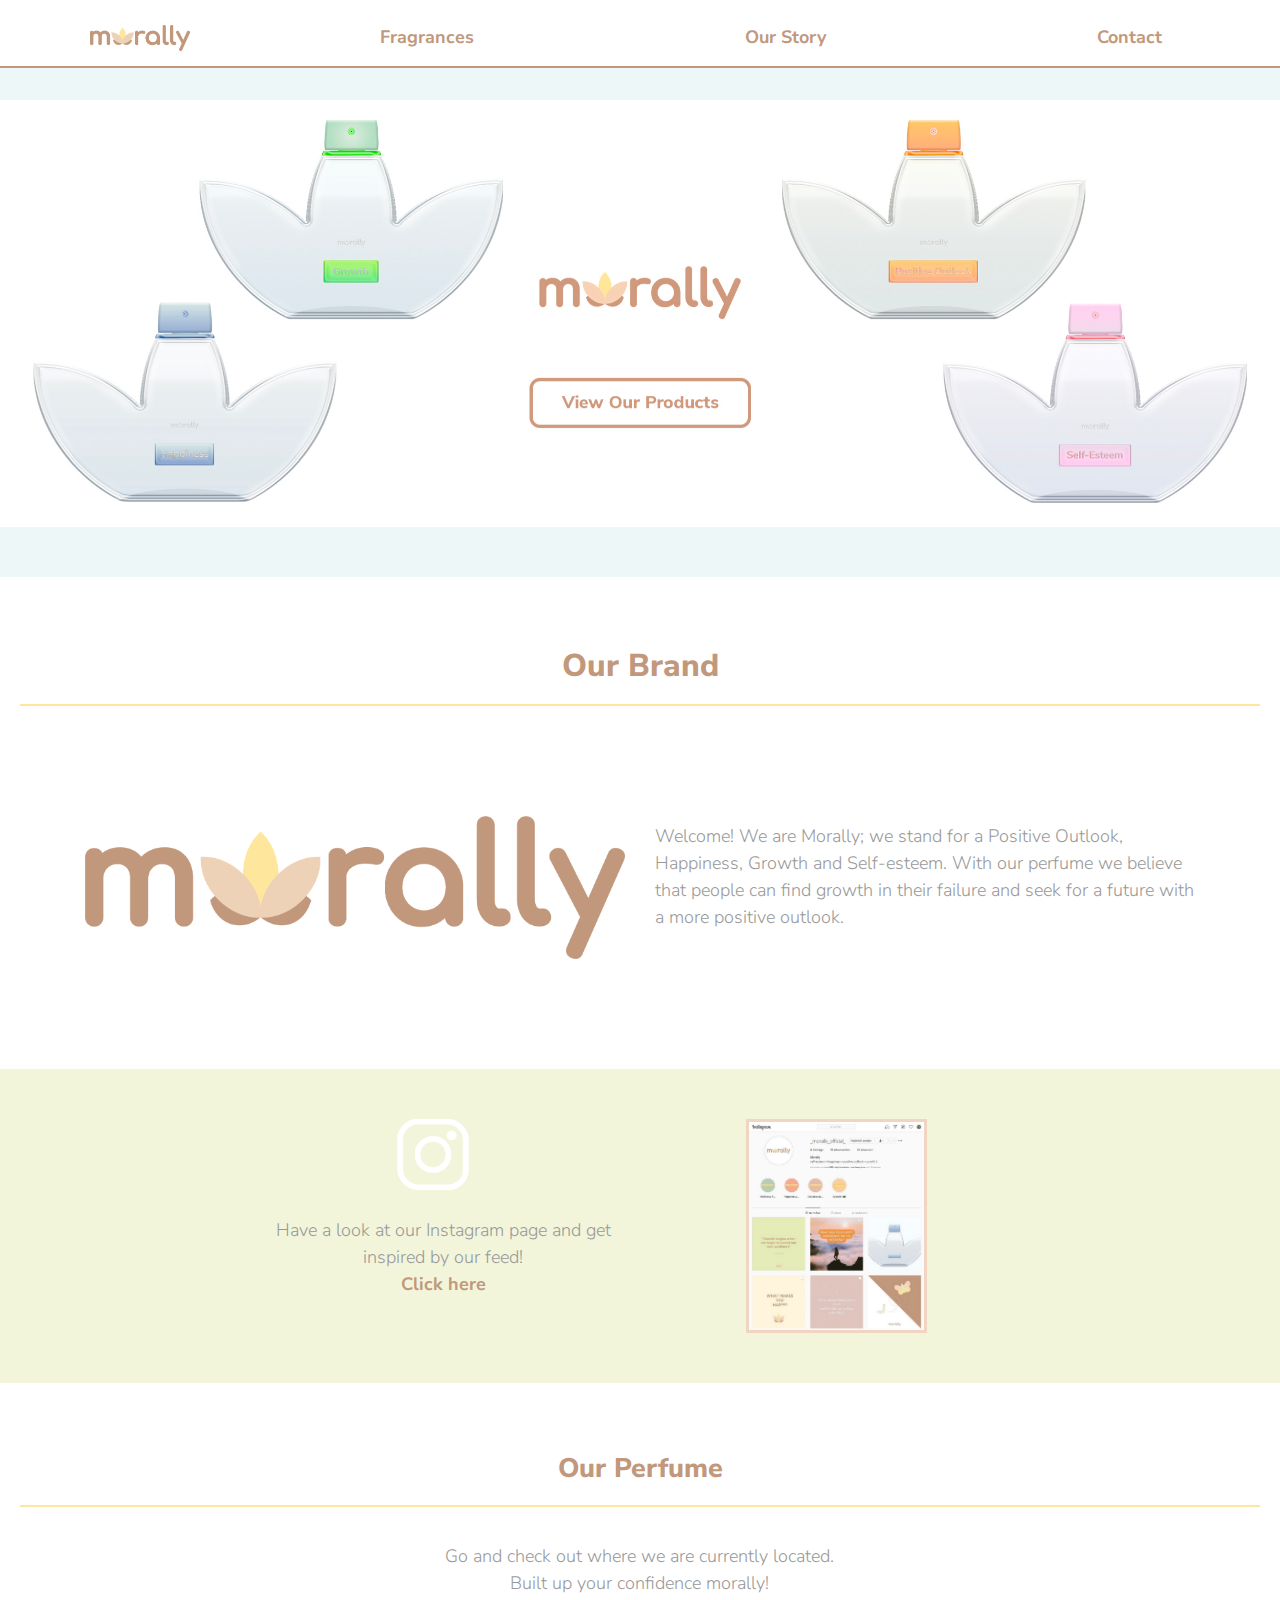
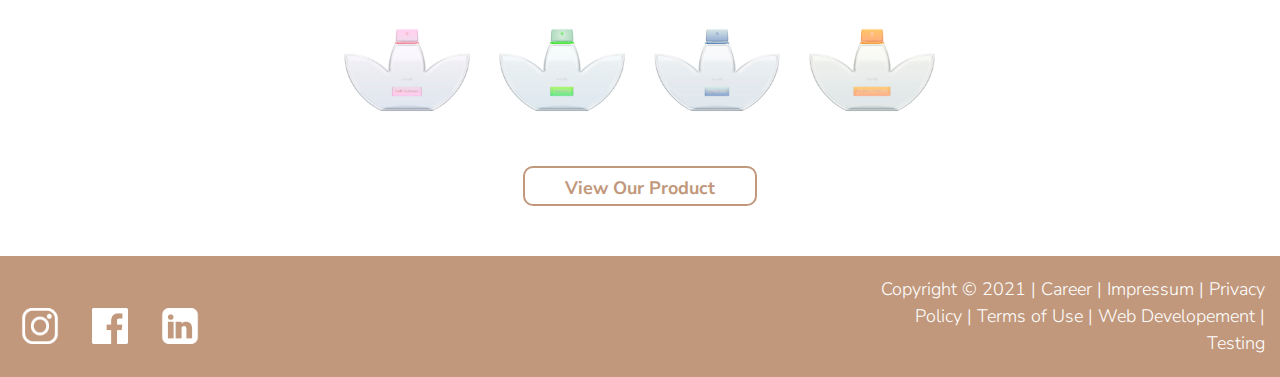
<file: index.html>
<!doctype html>
<html lang="en">
    <head>
      <!-- Global site tag (gtag.js) - Google Analytics -->
        <script async src="https://www.googletagmanager.com/gtag/js?id=UA-192711622-1"></script>
        <script>
        window.dataLayer = window.dataLayer || [];
        function gtag(){dataLayer.push(arguments);}
        gtag('js', new Date());

        gtag('config', 'UA-192711622-1');
        </script>

        <!-- Required meta tags -->
        <meta charset="utf-8">
        <meta name="viewport" content="width=device-width, initial-scale=1, shrink-to-fit=no">

        <!-- Bootstrap CSS -->
        <link rel="stylesheet" href="css/bootstrap.min.css" type="text/css">
        <link href="css/styles.css" rel="stylesheet" type="text/css">
        <link rel="preconnect" href="https://fonts.gstatic.com">
        <link href="https://fonts.googleapis.com/css2?family=Nunito+Sans:wght@300;800&display=swap" rel="stylesheet">
        <title>Morally</title>
    </head>
  <body>
    <!-- navbar stars-->
    <div class="border-nav fixed-top">
    <nav class="navbar navbar-expand-lg navbar-light">
      <a class="navbar-brand nav-link" href="index.html" >
        <img src="images/Logo_Morally.png" width="100" class="d-inline-block align-top" alt="morally_logo">
      </a>
      <button class="navbar-toggler" type="button" data-toggle="collapse" data-target="#navbarSupportedContent" aria-controls="navbarSupportedContent" aria-expanded="false" aria-label="Toggle navigation">
        <span class="navbar-toggler-icon"></span>
      </button>
      <div class="collapse navbar-collapse" id="navbarSupportedContent">
      <a class="flex-sm-fill text-sm-center nav-link nav-font-color" href="product.html">Fragrances</a>
      <a class="flex-sm-fill text-sm-center nav-link nav-font-color" href="about_us.html">Our Story</a>
      <a class="flex-sm-fill text-sm-center nav-link nav-font-color" href="contact.html">Contact</a>
    </div>
    </nav>
  </div>
      <!-- navbar ends  -->
      <main>
        <!-- head -->
        <div class="color4 box-3 box-5">
        <div class="container-fluid">
          <div class="row justify-content-center text-center">
                  <div class="col-md-6 offset-md-3">
                  </div>
          </div>
        </div>
        <!-- start introduction, mission, vision, values -->
        <div id="carouselExampleControls" class="carousel slide text-center" data-ride="carousel">
          <div class="carousel-inner">
          <a href="product.html">
            <div class="carousel-item active">
              <div class="color4">
                <img alt="perfume" src="images/perfume1.png" class="d-block img-fluid w-100">
            </div>
            </div>
            <div class="carousel-item">
              <img src="images/Slide_Success_02.jpg" class="d-block w-100 img-fluid" alt="...">
            </div>
            <div class="carousel-item">
              <img src="images/perfume2.png" class="d-block w-100 img-fluid" style="height: 50%;" alt="...">
            </div>
            <div class="carousel-item">
              <img src="images/perfume3.png" class="d-block w-100 img-fluid" style="height: 50%;" alt="...">
            </div>
          </a>
          </div>
          <!-- <a class="carousel-control-prev" href="#carouselExampleControls" role="button" data-slide="prev">
            <span class="carousel-control-prev-icon" aria-hidden="true"></span>
            <span class="sr-only">Previous</span>
          </a>
          <a class="carousel-control-next" href="#carouselExampleControls" role="button" data-slide="next">
            <span class="carousel-control-next-icon" aria-hidden="true"></span>
            <span class="sr-only">Next</span>
          </a> -->
        </div>
      </div>
        <!-- end introduction, mission, vision, values -->
        <div class="box">
          <!-- <a href="about_us.html"> -->
          <h3 class="text-center Headline border-headline">Our Brand</h3>
          <div class="container-fluid box-text-2">
            <div class="row">
              <div class=" Vision-detail col-12 col-md-6 smartnone">
                <img src="images/Logo_Morally.png"  class="Img-size d-block w-60 img-fluid center-img"  alt="Logo">
                </div>
              <div class="Vision-detail col-12 col-md-6">
                  <div>
                    <!-- <h4 class="Headline">OUR VISION</h4> -->
                    <br>
                    <p>Welcome! We are Morally; we stand for a Positive Outlook, Happiness, Growth and Self-esteem. With our perfume we believe that people can find growth in their failure and seek for a future with a more positive outlook.</p>
                  </div>
              </div>
          </div>
          </div>
        <!-- </a> -->
        </div>
        <!-- start instagram introduction  -->
      <div class="container-fluid color3 text-center box-2">
        <div class="row justify-content-center">
          <div class="col-md-4 col-12">
              <!-- <h4 class="Headline">Our Instagram</h4><br> -->
            <div class="icon"><a href="https://www.instagram.com/?hl=de" target="_blank"><img src="images/Instagram_Icon_weiss.png" alt="Instagram" width="100"></a></div><br>
            <p>Have a look at our Instagram page and get inspired by our feed!<br><a href="https://www.instagram.com/_morally_official_/"  target="_blank" class="Insta-Button">Click here</a>

          </div>
          <div class="col-md-4 col-12">
            <a href="https://www.instagram.com/?hl=de" target="_blank"><img src="images/Instagram.jpg" class="d-block w-50 img-fluid mx-auto" alt="insta" style="border: solid rgb(242, 212, 194);"></a>
              </div>
        </div>
      </div>
      <!-- intagram ending -->

       <!-- Product section -->

        <div class="container-fluid text-center box box-5">
          <h4 class="Headline border-headline">Our Perfume</h4><br>
          <div class="row">
            <div class="col-md-8 offset-md-2 text-center">
              <p>Go and check out where we are currently located. <br> Built up your confidence morally!<br>
                <div class="flex">
                  <img alt="Perfume" src="images/perfume_rosa.png" class="img-fluid" width="150" height="150">
                  <img alt="Perfume" src="images/perfume_green.png" class="img-fluid" width="150" height="150">
                  <img alt="Perfume" src="images/perfume_blue.png" class="img-fluid" width="150" height="150">
                  <img alt="Perfume" src="images/perfume_orange.png" class="img-fluid" width="150" height="150">
                </div>
                <br><a href="product.html" class="btn submit active" role="button" aria-pressed="true">View Our Product</a>
          </div>
        </div>
      </div>
          <!-- end Product section -->

      </main>
      <footer>
        <div class="row navbar navbar-expand-lg">
          <div class="col">
            <div class="icon"><a href="https://www.instagram.com/_morally_official_/" target="_blank"><img src="images/Instagram_Icon_weiss.png" alt="Instagram"></a></div>
            <div class="icon" id="Facebook"><a href="https://de-de.facebook.com/ " target="_blank"><img src="images/Facebook_Icon_weiss.png" alt="Facebook"></a></div>
            <div class="icon"><a href="https://www.linkedin.com/ " target="_blank"><img src="images/LinkedIn_Icon_weiss.png" alt="LinkedIn"></a></div>
          </div>
          <div class="col cup-footer text-center">
          </div>
          <div class="col text-right">
            <a class="color-white" href="link.html">Copyright © 2021 | Career | Impressum | Privacy Policy | Terms of Use</a><a class="color-white"  href="testing_prototype.html"> | Web Developement | Testing</a>
          </div>
        </div>
      </footer>
    <!-- Optional JavaScript -->
    <!-- jQuery first, then Popper.js is included in the Bootstrap JS, then Bootstrap JS -->
    <script src="js/jquery-3.6.0.slim.min.js"></script>
    <script src="js/bootstrap.bundle.min.js"></script>
    <!-- <script src=""></script> -->
  </body>
</html>
</file>
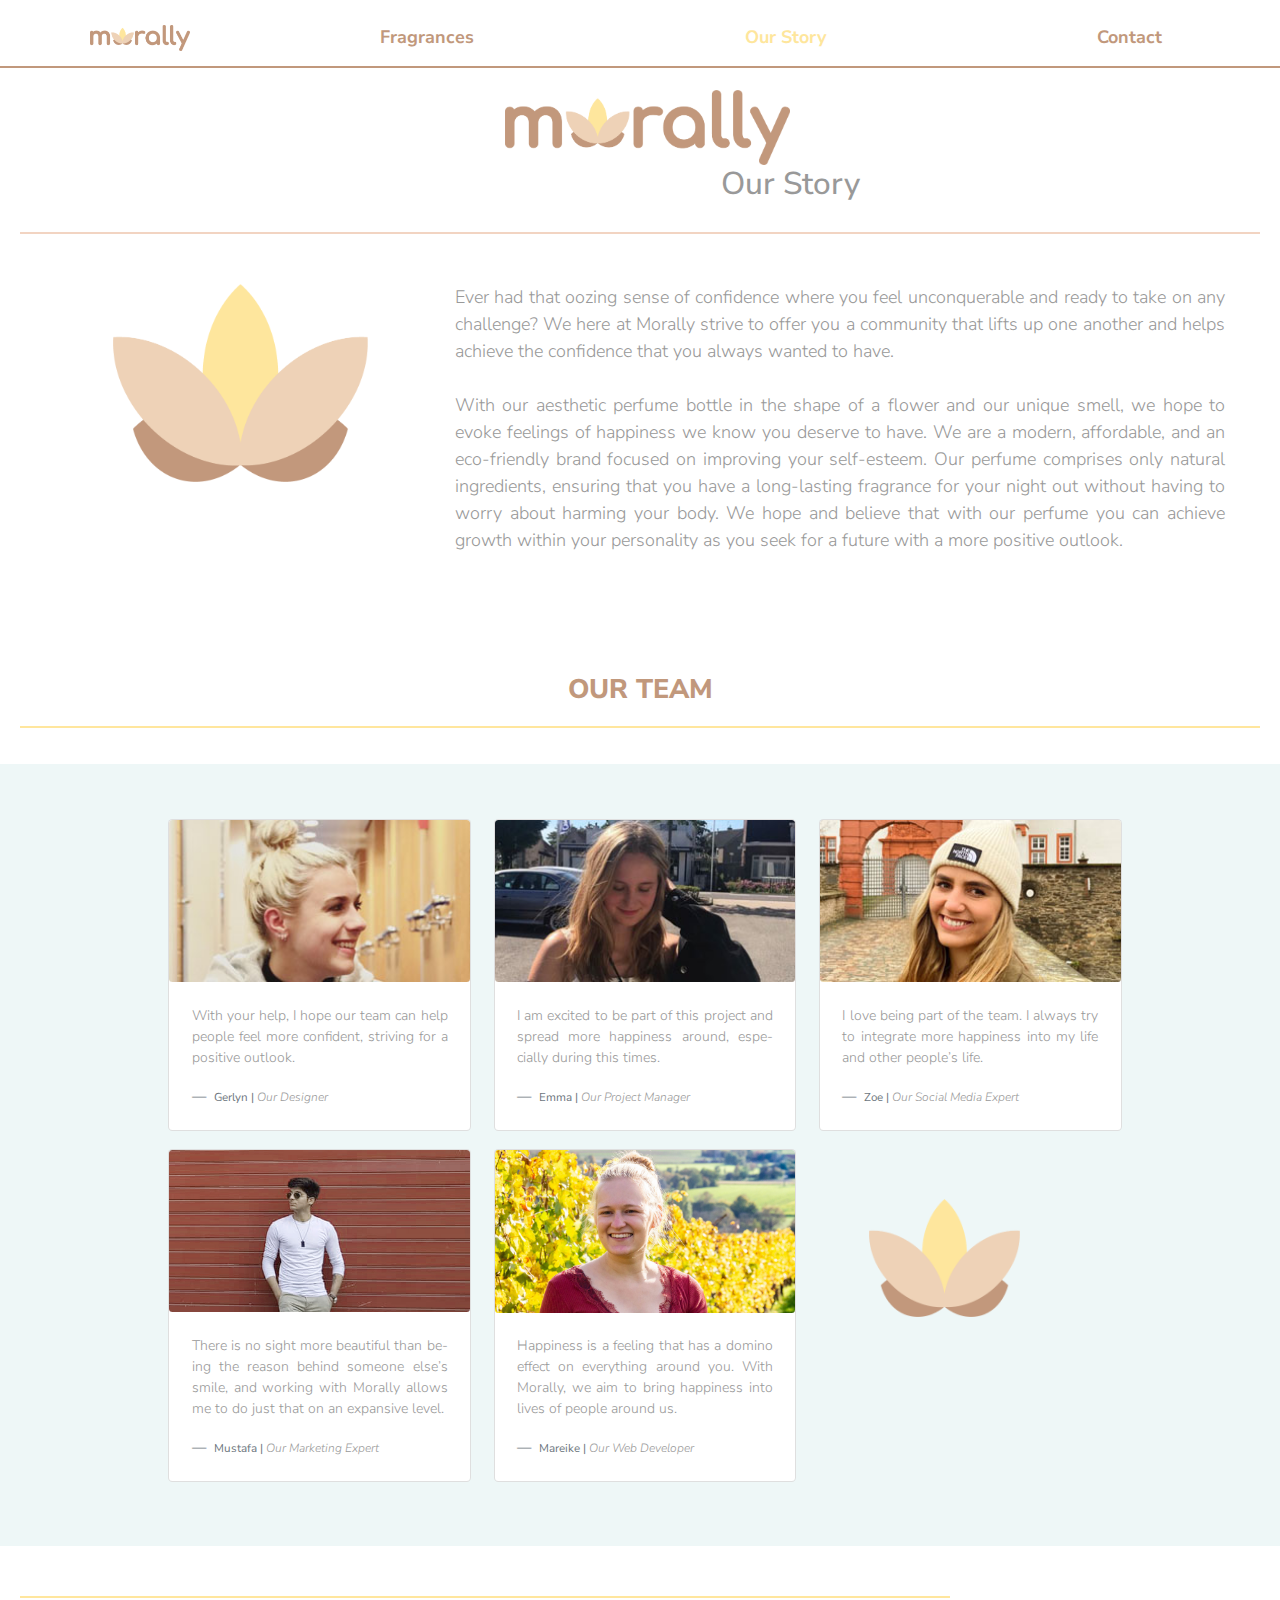
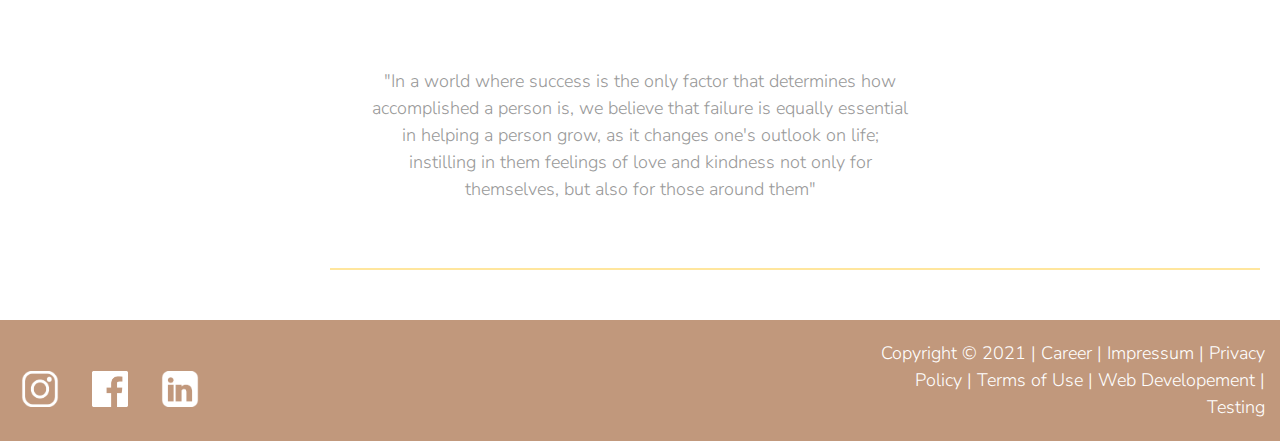
<file: about_us.html>
<!doctype html>
<html lang="en">
    <head>
      <!-- Global site tag (gtag.js) - Google Analytics -->
        <script async src="https://www.googletagmanager.com/gtag/js?id=UA-192711622-1"></script>
        <script>
        window.dataLayer = window.dataLayer || [];
        function gtag(){dataLayer.push(arguments);}
        gtag('js', new Date());

        gtag('config', 'UA-192711622-1');
        </script>
        <!-- Required meta tags -->
        <meta charset="utf-8">
        <meta name="viewport" content="width=device-width, initial-scale=1, shrink-to-fit=no">

        <!-- Bootstrap CSS -->
        <link rel="stylesheet" href="css/bootstrap.min.css" type="text/css">
        <link href="css/styles.css" rel="stylesheet" type="text/css">
        <link rel="preconnect" href="https://fonts.gstatic.com">
        <link href="https://fonts.googleapis.com/css2?family=Nunito+Sans:wght@300;800&display=swap" rel="stylesheet">
        <title>Morally</title>
    </head>
  <body>
    <!-- navbar stars-->
<div class="border-nav  fixed-top">
    <nav class="navbar navbar-expand-lg navbar-light">
      <a class="navbar-brand nav-link" href="index.html" >
        <img src="images/Logo_Morally.png" width="100" class="d-inline-block align-top" alt="morally_logo">
      </a>
      <button class="navbar-toggler" type="button" data-toggle="collapse" data-target="#navbarSupportedContent" aria-controls="navbarSupportedContent" aria-expanded="false" aria-label="Toggle navigation">
        <span class="navbar-toggler-icon"></span>
      </button>
      <div class="collapse navbar-collapse" id="navbarSupportedContent">
      <!-- <a class="flex-sm-fill text-sm-center nav-link nav-font-color" href="index.html"><img src="images/Logo_Morally.png" width="100" class="d-inline-block align-top" alt="cup"></a> -->
      <a class="flex-sm-fill text-sm-center nav-link nav-font-color" href="product.html">Fragrances</a>
      <a class="flex-sm-fill text-sm-center nav-link nav-font-color2" href="about_us.html">Our Story</a>
      <a class="flex-sm-fill text-sm-center nav-link nav-font-color" href="contact.html">Contact</a>
    </div>
  </nav>
</div>
      <!-- navbar ends  -->
     <header>
        <div class="container-fluid box-4 box-5">
          <div class="row justify-content-center text-center border-headline-3">
            <div class="col-md-6 offset-md-3">
              <img src="images/Logo_Morally.png" class="Logo d-block w-50 img-fluid" alt="Morally">
              <h3>Our Story</h3>
            </div>
          </div>
        </div>
      </header>
      <main>
        <!-- backgorund-info -->
        <div class="box box-5">
        <div class="row box">
          <div class="col-md-4 col-12  smartnone">
            <img  src="images/Morally_Flower.png" alt="Flower" class="d-block img-fluid logo-size mx-auto">
          </div>
          <div class="col-md-8 col-12 Blocksatz">
          Ever had that oozing sense of confidence where you feel unconquerable and ready to take on any challenge? We here at Morally strive to offer you a community that lifts up one another and helps achieve the confidence that you always wanted to have.
			<br><br>With our aesthetic perfume bottle in the shape of a flower and our unique smell, we hope to evoke feelings of happiness we know you deserve to have. We are a modern, affordable, and an eco-friendly brand focused on improving your self-esteem. Our perfume comprises only natural ingredients, ensuring that you have a long-lasting fragrance for your night out without having to worry about harming your body. We hope and believe that with our perfume you can achieve growth within your personality as you seek for a future with a more positive outlook.
        </div>
      </div>
    </div>
        <!-- end introduction, mission, vision, values -->
        <!-- team -->
        <div class="container-fluid">
          <div class="box">
            <h4 class="Headline border-headline text-center">OUR TEAM</h4><br>
          </div>
        <div class="box-2 color4 Blocksatz">
          <div class="row">
              <div class="col-md-10 offset-md-1">
                  <div class="card-columns">
                      <div class="card">
                        <img class="card-img img-fluid" src="images/picture_Gerlyn.jpg" alt="Card image">
                        <div class="card-body">
                          <p class="card-text">With your help, I hope our team can help people feel more confident, striving for a positive outlook.<br></p>
                          <div class="blockquote-footer">
                            <small class="text-muted">
                              Gerlyn |<cite title="Source Title"> Our Designer</cite>
                            </small>
                          </div>
                        </div>
                    </div>
                    <div class="card">
                      <img class="card-img img-fluid" src="images/picture_Emma.jpg" alt="Card image">
                      <div class="card-body">
                        <p class="card-text">I am excited to be part of this project and spread more happiness around, especially during this times.</p>
                        <div class="blockquote-footer">
                          <small class="text-muted">
                            Emma |<cite title="Source Title">  Our Project Manager</cite>
                          </small>
                        </div>
                      </div>
                  </div>
                  <div class="card">
                    <img class="card-img img-fluid" src="images/picture_Zoe.jpg" alt="Card image">
                    <div class="card-body">
                      <p class="card-text">I love being part of the team. I always try to integrate more happiness into my life and other people’s life.</p>
                      <div class="blockquote-footer">
                        <small class="text-muted">
                          Zoe |<cite title="Source Title">  Our Social Media Expert</cite>
                        </small>
                      </div>
                    </div>
                  </div>
                  </div>
                </div>
              </div>
              <div class="row">
               <div class="col-md-10 offset-md-1">
                <div class="card-columns">
                  <div class="card">
                    <img class="card-img img-fluid" src="images/picture_Mustafa.jpg" alt="Card image">
                      <div class="card-body">
                        <p class="card-text">There is no sight more beautiful than being the reason behind someone else’s smile, and working with Morally allows me to do just that on an expansive level.</p>
                          <div class="blockquote-footer">
                            <small class="text-muted">
                                  Mustafa |<cite title="Source Title">  Our Marketing Expert</cite>
                            </small>
                          </div>
                        </div>
                      </div>
                      <div class="card">
                        <img class="card-img img-fluid" src="images/picture_Mareike.jpg" alt="Card image">
                          <div class="card-body">
                              <p class="card-text"> Happiness is a feeling that has a domino effect on everything around you. With Morally, we aim to bring happiness into lives of people around us.</p>
                              <div class="blockquote-footer">
                                <small class="text-muted">
                                  Mareike |<cite title="Source Title">  Our Web Developer</cite>
                                </small>
                              </div>
                            </div>
                        </div>
                        <div class="card smartnone" style="background-color:transparent; border:none;">
                          <img class="w-50 float-center" src="images/Morally_Flower.png" alt="Card image">
                          </div>
                      </div>
                    </div>
                  </div>
                </div>
          </div>

        <!-- vision -->
        <div class="container-fluid box box-5">
          <div class="row">
            <div class="col-md-3 border-headline-2 smartnone">
              </div>
            <div class="col-md-6 border-headline border-headline-2 text-center">
              <div  class="box">
                <p>"In a world where success is the only factor that determines how accomplished a person is, we believe that failure is equally essential in helping a person grow, as it changes one's outlook on life; instilling in them feelings of love and kindness not only for themselves, but also for those around them"</p><br>
              </div>
            </div>
            <div class="col-md-3 border-headline smartnone">
                <div class="container-fluid"></div>
              </div>
            </div>
          </div>

      </main>
      <footer>
        <div class="row navbar navbar-expand-lg">
          <div class="col">
            <div class="icon"><a href="https://www.instagram.com/_morally_official_/" target="_blank"><img src="images/Instagram_Icon_weiss.png" alt="Instagram"></a></div>
            <div class="icon" id="Facebook"><a href="https://de-de.facebook.com/ " target="_blank"><img src="images/Facebook_Icon_weiss.png" alt="Facebook"></a></div>
            <div class="icon"><a href="https://www.linkedin.com/ " target="_blank"><img src="images/LinkedIn_Icon_weiss.png" alt="LinkedIn"></a></div>
          </div>
          <div class="col cup-footer text-center">
          </div>
          <div class="col text-right">
            <a class="color-white" href="link.html">Copyright © 2021 | Career | Impressum | Privacy Policy | Terms of Use</a><a class="color-white"  href="testing_prototype.html"> | Web Developement | Testing</a>
          </div>
        </div>
      </footer>
    <!-- Optional JavaScript -->
    <!-- jQuery first, then Popper.js is included in the Bootstrap JS, then Bootstrap JS -->
    <script src="js/jquery-3.6.0.slim.min.js"></script>
    <script src="js/bootstrap.bundle.min.js"></script>
    <!-- <script src=""></script> -->
  </body>
</html>
</file>
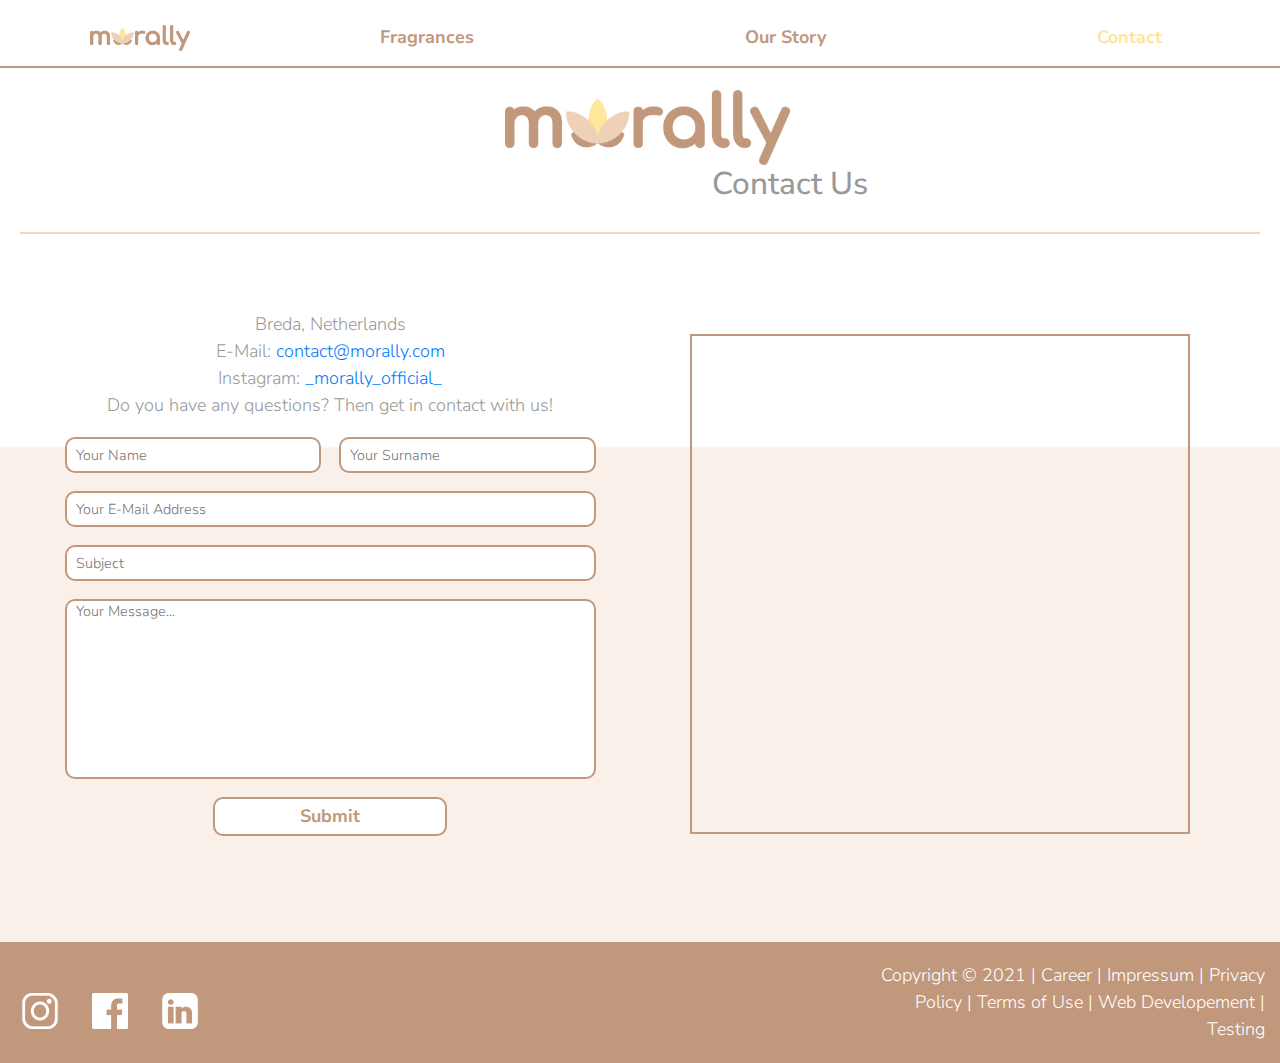
<file: contact.html>
<!doctype html>
<html lang="en">
    <head>
      <!-- Global site tag (gtag.js) - Google Analytics -->
        <script async src="https://www.googletagmanager.com/gtag/js?id=UA-192711622-1"></script>
        <script>
        window.dataLayer = window.dataLayer || [];
        function gtag(){dataLayer.push(arguments);}
        gtag('js', new Date());

        gtag('config', 'UA-192711622-1');
        </script>
        <!-- Required meta tags -->
        <meta charset="utf-8">
        <meta name="viewport" content="width=device-width, initial-scale=1, shrink-to-fit=no">

        <!-- Bootstrap CSS -->
        <link rel="stylesheet" href="css/bootstrap.min.css" type="text/css">
        <link href="css/styles.css" rel="stylesheet" type="text/css">
        <link rel="preconnect" href="https://fonts.gstatic.com">
        <link href="https://fonts.googleapis.com/css2?family=Nunito+Sans:wght@300;800&display=swap" rel="stylesheet">
        <title>Morally</title>
    </head>
  <body>
    <!-- navbar stars-->
<div class="border-nav  fixed-top">
    <nav class="navbar navbar-expand-lg navbar-light">
      <a class="navbar-brand nav-link" href="index.html" >
        <img src="images/Logo_Morally.png" width="100" class="d-inline-block align-top" alt="morally_logo">
      </a>
      <button class="navbar-toggler" type="button" data-toggle="collapse" data-target="#navbarSupportedContent" aria-controls="navbarSupportedContent" aria-expanded="false" aria-label="Toggle navigation">
        <span class="navbar-toggler-icon"></span>
      </button>
      <div class="collapse navbar-collapse" id="navbarSupportedContent">
      <!-- <a class="flex-sm-fill text-sm-center nav-link nav-font-color" href="index.html"><img src="images/Logo_Morally.png" width="100" class="d-inline-block align-top" alt="cup"></a> -->
      <a class="flex-sm-fill text-sm-center nav-link nav-font-color" href="product.html">Fragrances</a>
      <a class="flex-sm-fill text-sm-center nav-link nav-font-color" href="about_us.html">Our Story</a>
      <a class="flex-sm-fill text-sm-center nav-link nav-font-color2" href="contact.html">Contact</a>
    </div>
    </nav>
  </div>
      <!-- navbar ends  -->
      <header>
        <div class="container-fluid box-4 box-5">
          <div class="row justify-content-center text-center border-headline-3">
            <div class="col-md-6 offset-md-3">
              <img src="images/Logo_Morally.png" class="Logo d-block w-50 img-fluid" alt="Morally">
              <h3>Contact Us</h3>
            </div>
          </div>
        </div>
      </header>
      <main>
        <!-- start introduction, mission, vision, values -->
<div class="box contact-background">
  <div class="container-fluid box-5">
    <div class="row">
      <div class="col-12 col-md-6">
        <div class="text-center">
            <p><br>Breda, Netherlands
                <br>E-Mail: <a class="link" href="mailto:contact@morally.com"  target="_blank">contact@morally.com</a>
                <br>Instagram: <a href="https://www.instagram.com/_morally_official_/"  target="_blank">_morally_official_</a>
                <br>Do you have any questions? Then get in contact with us!
            </p>
          <div id="WeisseBoxenFormular" style="height:100%;">
            <div id="ersteReiheSmartphone">
              <input class="Name TabletQuerieContact" placeholder="Your Name">
              <input class="Surname TabletQuerieContact" placeholder="Your Surname">
            </div>
            <div id="ersteReiheDesktop">
              <input class="Name TabletQuerieContact" placeholder="Your Name">
              <input class="Surname TabletQuerieContact" placeholder="Your Surname">
            </div>
            <input id="EMail" placeholder="Your E-Mail Address" class="TabletQuerieContact">
            <input id="Subject" placeholder="Subject" class="TabletQuerieContact">
            <textarea id="Message" placeholder="Your Message..." rows="8" class="TabletQuerieContact"></textarea>
            <button class="submit" type="submit" value="Submit">Submit</button>
          </div>
        </div>
      </div>
        <div class="box-2 col-12 col-md-6 smartnone">
          <iframe src="https://www.google.com/maps/embed?pb=!1m18!1m12!1m3!1d2732.747113028607!2d4.774511977595776!3d51.587963323155385!2m3!1f0!2f0!3f0!3m2!1i1024!2i768!4f13.1!3m3!1m2!1s0x47c69f830e4d6aad%3A0x250188f699ec66c2!2sBreda%20Centrum%2C%20Breda!5e0!3m2!1sde!2snl!4v1617001755006!5m2!1sde!2snl" width="500" height="500" style="border:  #C1987C solid 2px;;" allowfullscreen="" loading="lazy"></iframe>
        </div>
      </div>
    </div>
  </div>

        <!-- end introduction, mission, vision, values -->
      </main>

      <footer>
        <div class="row navbar navbar-expand-lg">
          <div class="col">
            <div class="icon"><a href="https://www.instagram.com/_morally_official_/" target="_blank"><img src="images/Instagram_Icon_weiss.png" alt="Instagram"></a></div>
            <div class="icon" id="Facebook"><a href="https://de-de.facebook.com/ " target="_blank"><img src="images/Facebook_Icon_weiss.png" alt="Facebook"></a></div>
            <div class="icon"><a href="https://www.linkedin.com/ " target="_blank"><img src="images/LinkedIn_Icon_weiss.png" alt="LinkedIn"></a></div>
          </div>
          <div class="col cup-footer text-center">
          </div>
          <div class="col text-right">
            <a class="color-white" href="link.html">Copyright © 2021 | Career | Impressum | Privacy Policy | Terms of Use</a><a class="color-white"  href="testing_prototype.html"> | Web Developement | Testing</a>
          </div>
        </div>
      </footer>
    <!-- Optional JavaScript -->
    <!-- jQuery first, then Popper.js is included in the Bootstrap JS, then Bootstrap JS -->
    <script src="js/jquery-3.6.0.slim.min.js"></script>
    <script src="js/bootstrap.bundle.min.js"></script>
    <!-- <script src=""></script> -->
  </body>
</html>
</file>
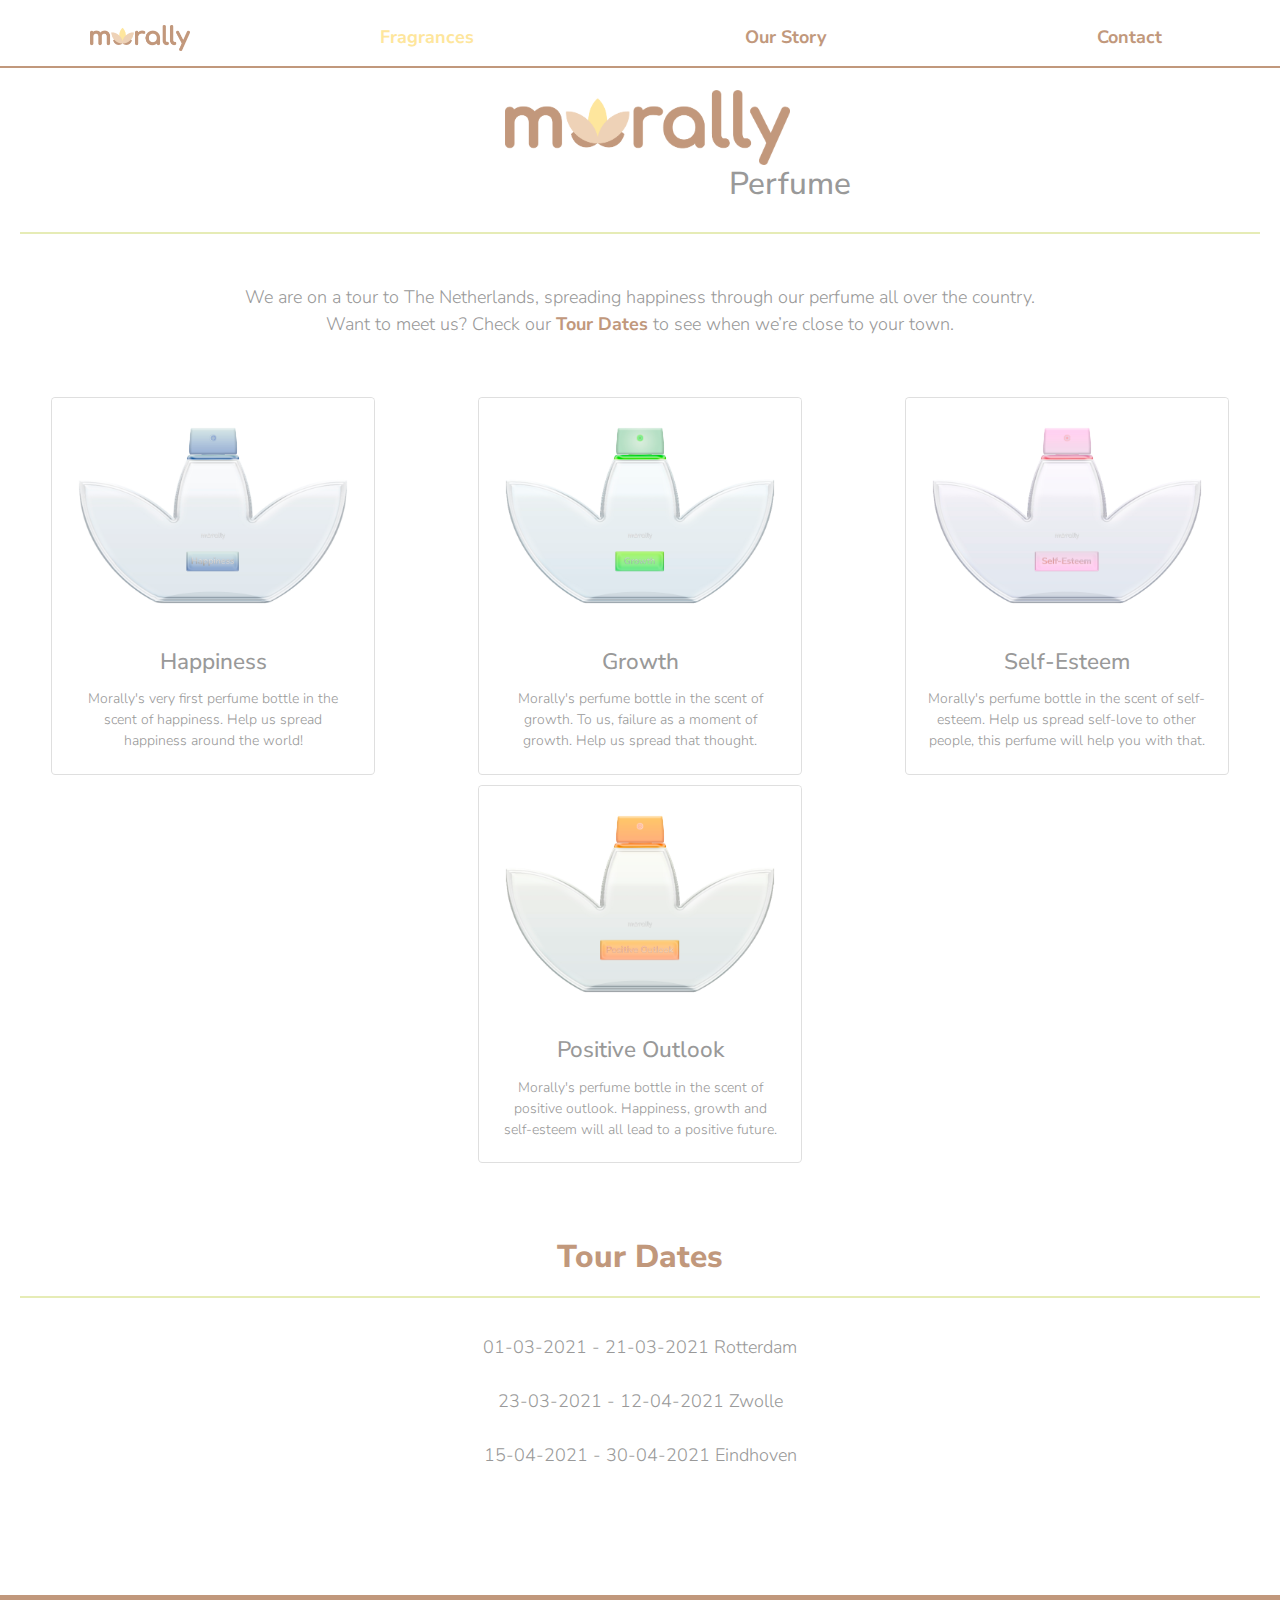
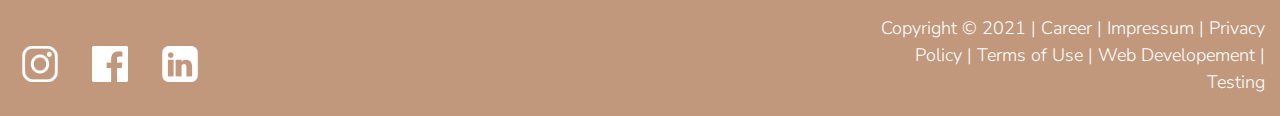
<file: product.html>
<!doctype html>
<html lang="en">
    <head>
    	<!-- Global site tag (gtag.js) - Google Analytics -->
        <script async src="https://www.googletagmanager.com/gtag/js?id=UA-192711622-1"></script>
        <script>
        window.dataLayer = window.dataLayer || [];
        function gtag(){dataLayer.push(arguments);}
        gtag('js', new Date());

        gtag('config', 'UA-192711622-1');
        </script>

        <!-- Required meta tags -->
        <meta charset="utf-8">
        <meta name="viewport" content="width=device-width, initial-scale=1, shrink-to-fit=no">

        <!-- Bootstrap CSS -->
        <link rel="stylesheet" href="css/bootstrap.min.css" type="text/css">
        <link href="css/styles.css" rel="stylesheet" type="text/css">
        <link rel="preconnect" href="https://fonts.gstatic.com">
        <link href="https://fonts.googleapis.com/css2?family=Nunito+Sans:wght@300;800&display=swap" rel="stylesheet">
        <title>Morally</title>
    </head>

  <body>
    <!-- navbar stars-->
<div class="border-nav  fixed-top">
    <nav class="navbar navbar-expand-lg navbar-light">
      <a class="navbar-brand nav-link" href="index.html" >
        <img src="images/Logo_Morally.png" width="100" class="d-inline-block align-top" alt="morally_logo">
      </a>
      <button class="navbar-toggler" type="button" data-toggle="collapse" data-target="#navbarSupportedContent" aria-controls="navbarSupportedContent" aria-expanded="false" aria-label="Toggle navigation">
        <span class="navbar-toggler-icon"></span>
      </button>
      <div class="collapse navbar-collapse" id="navbarSupportedContent">
      <!-- <a class="flex-sm-fill text-sm-center nav-link nav-font-color" href="index.html"><img src="images/Logo_Morally.png" width="100" class="d-inline-block align-top" alt="cup"></a> -->
      <a class="flex-sm-fill text-sm-center nav-link nav-font-color2" href="product.html">Fragrances</a>
      <a class="flex-sm-fill text-sm-center nav-link nav-font-color" href="about_us.html">Our Story</a>
      <a class="flex-sm-fill text-sm-center nav-link nav-font-color" href="contact.html">Contact</a>
    </div>
    </nav>
  </div>
      <!-- navbar ends  -->
      <main>

		<!-- Heading starts  -->
		 <header>
			<div class="container-fluid box-4 box-5">
				<div class="row justify-content-center text-center  border-headline-5">
					<div class="col-md-6 offset-md-3">
						<img src="images/Logo_Morally.png" class="Logo d-block w-50 img-fluid" alt="Morally">
						<h3>Perfume</h3>
					</div>
				</div>
			</div>
		</header>
		<!-- Heading ends  -->


		<!--Intro to Products-->
		<div class="box">
        	<div class="row box text-center">
				<div class="col">
				We are on a tour to The Netherlands, spreading happiness through our perfume all over the country.<br> Want to meet us? Check our <a href="#TourDates" class="Insta-Button">Tour Dates</a> to see when we’re close to your town.
				</div>
			</div>
		</div> <br><br>
		<!--End of Intro-->


        <!-- products starts-->
        <div>
		<!--Colums-->
        <div class="container-fluid description1 text-center">
          <div class="row row-cols-1 row-cols-sm-2 row-cols-md-4">
            <div class="col">
			<!-- Card within Colum 1 Blue-->
				<div class="card" style="width: 18rem;">
				  <img src="images/perfume_blue.png" class="card-img-top" alt="Perfume Blue">
				  <div class="card-body">
					<h5 class="card-title">Happiness</h5>
					<p class="card-text">Morally's very first perfume bottle in the scent of happiness. Help us spread happiness around the world!</p>
				  </div>
				</div>
			</div>
            <div class="col">
			<!-- Card within Colum 2 Green-->
				<div class="card" style="width: 18rem;">
				  <img src="images/perfume_green.png" class="card-img-top" alt="Perfume Blue">
				  <div class="card-body">
					<h5 class="card-title">Growth</h5>
					<p class="card-text">Morally's perfume bottle in the scent of growth. To us, failure as a moment of growth. Help us spread that thought.</p>
				  </div>
				</div>
			</div>
            <div class="col">
			<!-- Card within Colum 3 Pink-->
				<div class="card" style="width: 18rem;">
				  <img src="images/perfume_rosa.png" class="card-img-top" alt="Perfume Blue">
				  <div class="card-body">
					<h5 class="card-title">Self-Esteem</h5>
					<p class="card-text">Morally's perfume bottle in the scent of self-esteem. Help us spread self-love to other people, this perfume will help you with that.</p>
				  </div>
				</div>
			</div>
			<div class="col">
			<!-- Card within Colum 4 Orange-->
				<div class="card" style="width: 18rem;">
				  <img src="images/perfume_orange.png" class="card-img-top" alt="Perfume Orange">
				  <div class="card-body">
					<h5 class="card-title">Positive Outlook</h5>
					<p class="card-text">Morally's perfume bottle in the scent of positive outlook. Happiness, growth and self-esteem will all lead to a positive future.</p>
				  </div>
				</div>
			</div>
          </div>
        </div>
      </div>
      <!-- products ends -->
      </main>


	  <!--Touring Information-->
	  <div class="box">
          <h3 class="text-center Headline border-headline-5" id="TourDates">Tour Dates</h3>
          <div class="container-fluid">
            <div class="row">
              <div class="col text-center">
                  <div>
                    <br>
                    <p>01-03-2021 - 21-03-2021 Rotterdam<br><br>
					23-03-2021 - 12-04-2021 Zwolle<br><br>
					15-04-2021 - 30-04-2021 Eindhoven</p>
                  </div>
              </div>
          	</div>
          </div>
        <!-- </a> -->
        </div> <br><br><br><br>


<footer>
        <div class="row navbar navbar-expand-lg">
          <div class="col">
            <div class="icon"><a href="https://www.instagram.com/_morally_official_/" target="_blank"><img src="images/Instagram_Icon_weiss.png" alt="Instagram"></a></div>
            <div class="icon" id="Facebook"><a href="https://de-de.facebook.com/ " target="_blank"><img src="images/Facebook_Icon_weiss.png" alt="Facebook"></a></div>
            <div class="icon"><a href="https://www.linkedin.com/ " target="_blank"><img src="images/LinkedIn_Icon_weiss.png" alt="LinkedIn"></a></div>
          </div>
          <div class="col cup-footer text-center">
          </div>
          <div class="col text-right">
            <a class="color-white" href="link.html">Copyright © 2021 | Career | Impressum | Privacy Policy | Terms of Use</a><a class="color-white"  href="testing_prototype.html"> | Web Developement | Testing</a>
          </div>
        </div>
      </footer>
    <!-- Optional JavaScript -->
    <!-- jQuery first, then Popper.js is included in the Bootstrap JS, then Bootstrap JS -->
    <script src="js/jquery-3.6.0.slim.min.js"></script>
    <script src="js/bootstrap.bundle.min.js"></script>
    <!-- <script src=""></script> -->
  </body>
</html>
</file>
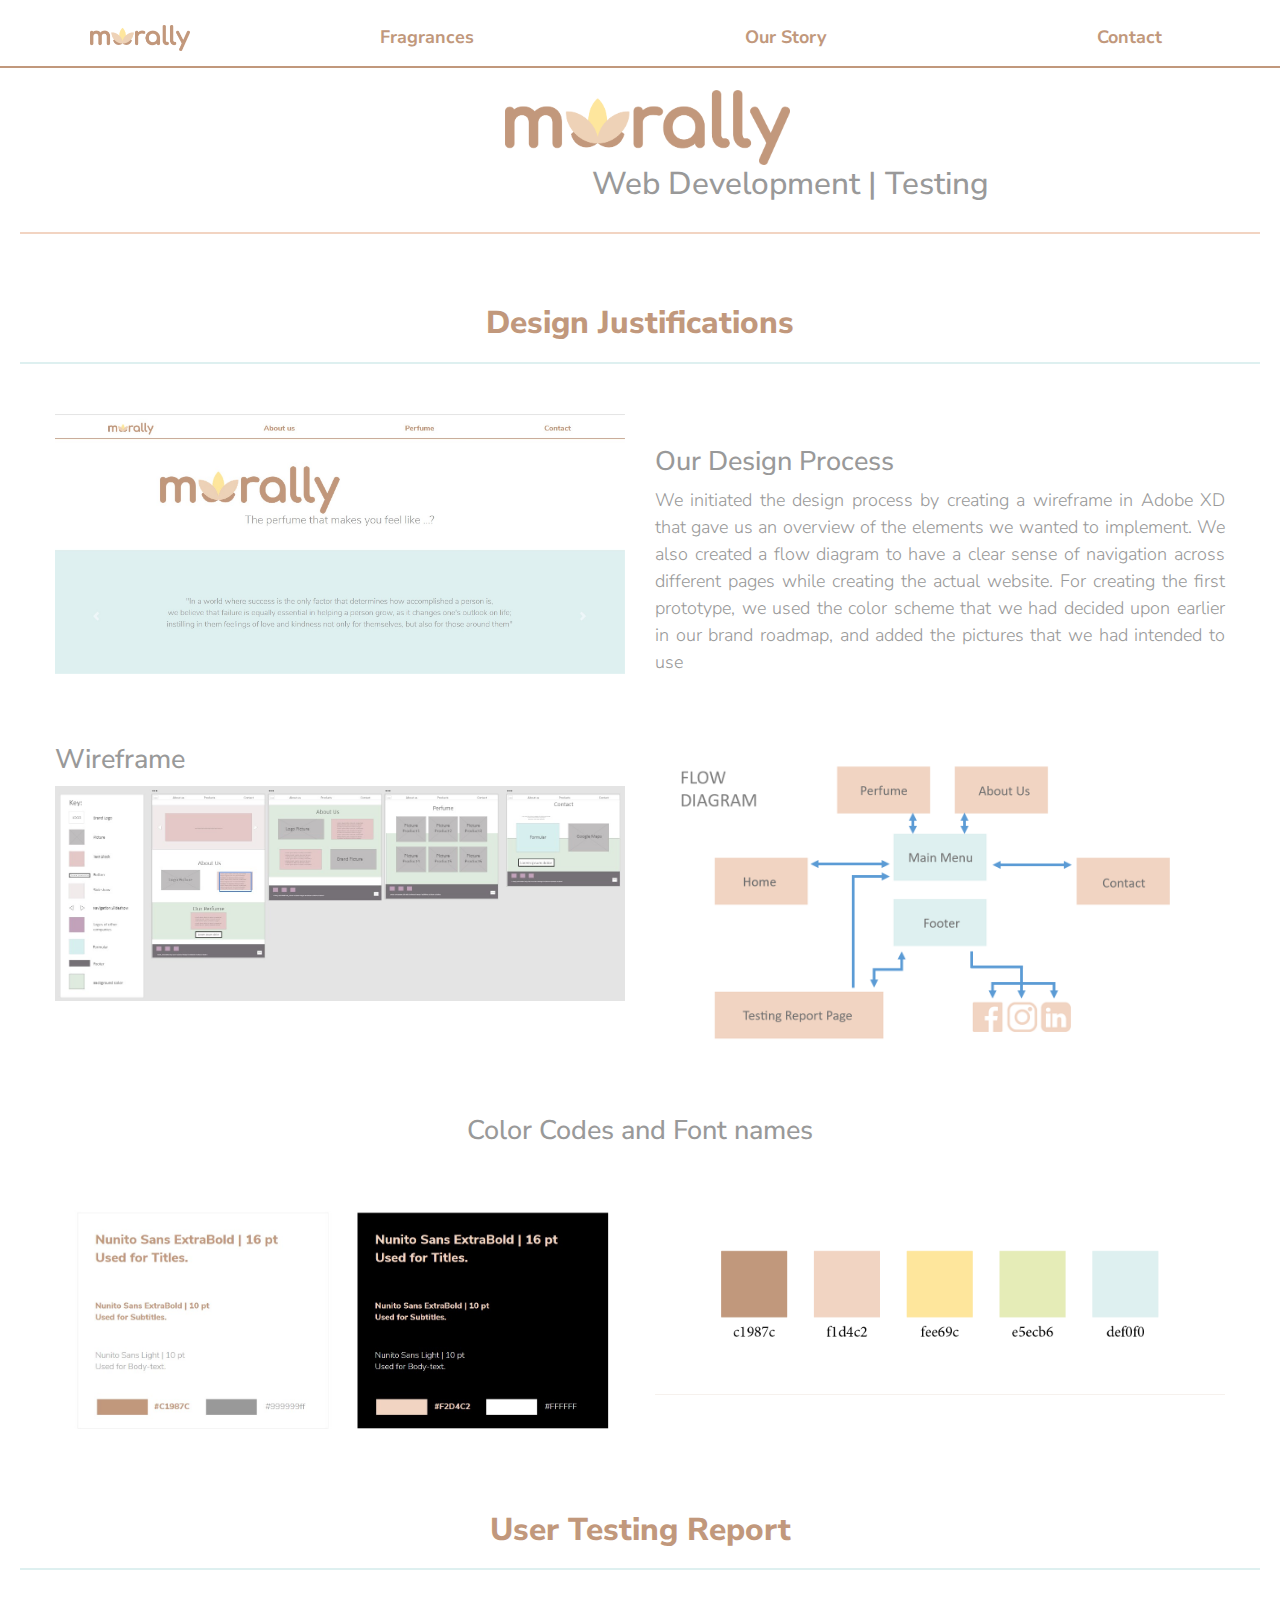
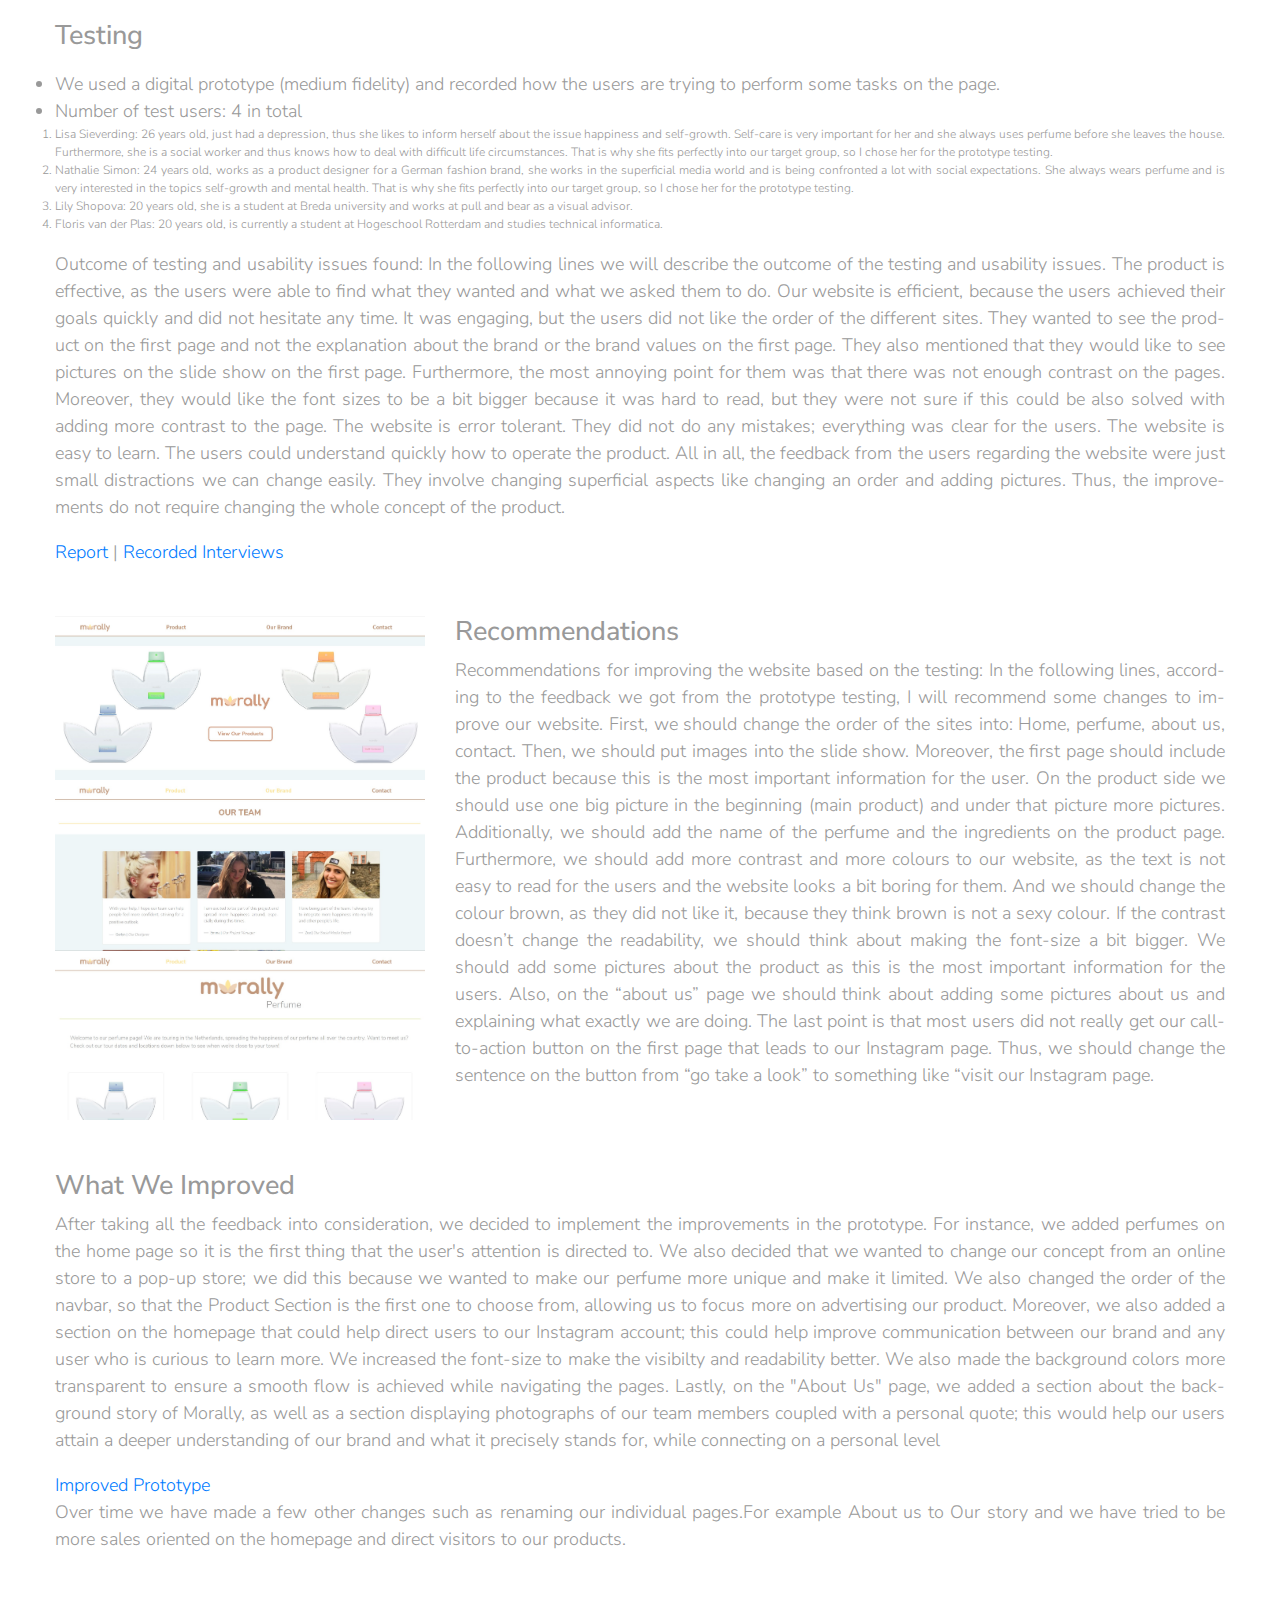
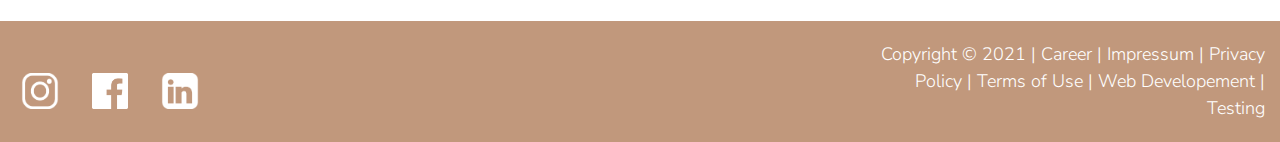
<file: testing_prototype.html>
<!doctype html>
<html lang="en">
    <head>
      <!-- Global site tag (gtag.js) - Google Analytics -->
        <script async src="https://www.googletagmanager.com/gtag/js?id=UA-192711622-1"></script>
        <script>
        window.dataLayer = window.dataLayer || [];
        function gtag(){dataLayer.push(arguments);}
        gtag('js', new Date());

        gtag('config', 'UA-192711622-1');
        </script>
        <!-- Required meta tags -->
        <meta charset="utf-8">
        <meta name="viewport" content="width=device-width, initial-scale=1, shrink-to-fit=no">

        <!-- Bootstrap CSS -->
        <link rel="stylesheet" href="css/bootstrap.min.css" type="text/css">
        <link href="css/styles.css" rel="stylesheet" type="text/css">
        <link rel="preconnect" href="https://fonts.gstatic.com">
        <link href="https://fonts.googleapis.com/css2?family=Nunito+Sans:wght@300;800&display=swap" rel="stylesheet">
        <title>Morally</title>
    </head>
  <body>
    <!-- navbar stars-->
 <div class="border-nav fixed-top">
    <nav class="navbar navbar-expand-lg navbar-light">
      <a class="navbar-brand nav-link" href="index.html" >
        <img src="images/Logo_Morally.png" width="100" class="d-inline-block align-top" alt="morally_logo">
      </a>
      <button class="navbar-toggler" type="button" data-toggle="collapse" data-target="#navbarSupportedContent" aria-controls="navbarSupportedContent" aria-expanded="false" aria-label="Toggle navigation">
        <span class="navbar-toggler-icon"></span>
      </button>
      <div class="collapse navbar-collapse" id="navbarSupportedContent">
      <!-- <a class="flex-sm-fill text-sm-center nav-link nav-font-color" href="index.html"><img src="images/Logo_Morally.png" width="100" class="d-inline-block align-top" alt="cup"></a> -->
      <a class="flex-sm-fill text-sm-center nav-link nav-font-color" href="product.html">Fragrances</a>
      <a class="flex-sm-fill text-sm-center nav-link nav-font-color" href="about_us.html">Our Story</a>
      <a class="flex-sm-fill text-sm-center nav-link nav-font-color" href="contact.html">Contact</a>
    </div>
    </nav>
  </div>
      <!-- navbar ends  -->
      <!-- header starts -->
      <header>
        <div class="container-fluid box-4 box-5">
          <div class="row justify-content-center text-center border-headline-3">
            <div class="col-md-6 offset-md-3">
              <img src="images/Logo_Morally.png" class="Logo d-block w-50 img-fluid" alt="Morally">
              <h3>Web Development | Testing</h3>
            </div>
          </div>
        </div>
      </header>


      <main>
        <div class="box">
          <h3 class="text-center Headline border-headline-4">Design Justifications</h3>
          <div class="row box">
            <div class="col-md-6 col-12">
              <div class="carousel-center img-center">
                <div id="carouselExampleSlidesOnly" class="carousel slide" data-ride="carousel">
                  <div class="carousel-inner">
                    <div class="carousel-item active">
                        <img src="images/Prototype1.jpg" class="d-block w-100 img-fluid" alt="prototype">
                    </div>
                    <div class="carousel-item">
                      <img src="images/Prototype2.jpg" class="d-block w-100 img-fluid" alt="prototype">
                    </div>
                    <div class="carousel-item">
                      <img src="images/Prototype3.jpg" class="d-block w-100 img-fluid" alt="prototype">
                    </div>
                    <div class="carousel-item">
                      <img src="images/Prototype4.jpg" class="d-block w-100 img-fluid" alt="prototype">
                    </div>
                  </div>
                </div>
              </div>
            </div>
            <div class="col-md-6 col-12 Blocksatz">
              <h4><br>Our Design Process</h4><p>We initiated the design process by creating a wireframe in Adobe XD that gave us an overview of the elements we wanted to implement. We also created a flow diagram to have a clear sense of navigation across different pages while creating the actual website. For creating the first prototype, we used the color scheme that we had decided upon earlier in our brand roadmap, and added the pictures that we had intended to use</p>
          </div>
          </div>
          </div>
          <div class="box">
            <div class="row box">
              <div class="col-md-6 col-12">
                <h4>Wireframe</h4>
                <img alt="Wireframe" src="images/Wireframe_Morally.jpg" class=" d-block w-60 img-fluid">
              </div>
              <div class="col-md-6 col-12">
                <img alt="Flow Diagram" src="images/flow_diagram_morally.png" class=" d-block w-60 img-fluid">
            </div>
            </div>
            </div>

            <div class="box text-center">
              <h4>Color Codes and Font names</h4><p>
                <div class="row box">
                  <div class="col-md-6 col-12">
                    <div class="carousel-center img-center">
                     <img src="images/Font.jpg" class="d-block w-100 img-fluid" alt="prototype">
                   </div>
                 </div>
                  <div class="col-md-6 col-12">
                    <div class="carousel-center img-center">
                     <img src="images/Color_Schema.png" class="d-block w-100 img-fluid" alt="prototype">
                   </div>
                </div>
              </div>
            </div>

    <!-- Testing -->
    <div class="box">
      <h3 class="text-center Headline border-headline-4">User Testing Report</h3>
    <div class="box">
        <div class="row">
          <div class="col-12 Blocksatz">
            <h4>Testing</h4><p>
            <ul>
                <li>We used a digital prototype (medium fidelity) and recorded how the users are trying to perform some tasks on the page.</li>
              <li> Number of test users: 4 in total
                <ol>
                    <li class="small-fontsize">  Lisa Sieverding: 26 years old, just had a depression, thus she likes to inform herself about the issue happiness and self-growth. Self-care is very important for her and she always uses perfume before she leaves the house. Furthermore, she is a social worker and thus knows how to deal with difficult life circumstances. That is why she fits perfectly into our target group, so I chose her for the prototype testing.
                    </li>
                    <li class="small-fontsize">  Nathalie Simon:  24 years old, works as a product designer for a German fashion brand, she works in the superficial media world and is being confronted a lot with social expectations. She always wears perfume and is very interested in the topics self-growth and mental health. That is why she fits perfectly into our target group, so I chose her for the prototype testing.
                    </li>
                    <li class="small-fontsize">  Lily Shopova:    20 years old, she is a student at Breda university and works at pull and bear as a visual advisor.
                    </li>
                    <li class="small-fontsize">  Floris van der Plas: 20 years old, is currently a student at Hogeschool Rotterdam and studies technical informatica.
                    </li>
                </ol>
              </li>
          </ul>
  <p>  Outcome of testing and usability issues found:
          In the following lines we will describe the outcome of the testing and usability issues. The product is effective, as the users were able to find what they wanted and what we asked them to do. Our website is efficient, because the users achieved their goals quickly and did not hesitate any time. It was engaging, but the users did not like the order of the different sites. They wanted to see the product on the first page and not the explanation about the brand or the brand values on the first page. They also mentioned that they would like to see pictures on the slide show on the first page. Furthermore, the most annoying point for them was that there was not enough contrast on the pages. Moreover, they would like the font sizes to be a bit bigger because it was hard to read, but they were not sure if this could be also solved with adding more contrast to the page. The website is error tolerant. They did not do any mistakes; everything was clear for the users. The website is easy to learn. The users could understand quickly how to operate the product. All in all, the feedback from the users regarding the website were just small distractions we can change easily. They involve changing superficial aspects like changing an order and adding pictures. Thus, the improvements do not require changing the whole concept of the product. </p>
          <a href="https://edubuas-my.sharepoint.com/:w:/r/personal/204616_buas_nl/_layouts/15/doc2.aspx?action=edit&sourcedoc=%7Bd39b5e84-626c-4352-b90a-23aebd4eaa0d%7D">Report</a> | <a href="https://www.dropbox.com/sh/qiv49p9775ji066/AAAtJSAtsS00Ftm6vCpHFsCFa?dl=0">Recorded Interviews</a>
        </div>
      </div>
    </div>
  </div>

 <!-- recommentations -->
       <div class="box">
           <div class="row box">
             <div class="col-md-4 col-12">
               <div class="carousel-center img-center">
                <img src="images/Page1.jpg" class="d-block w-100 img-fluid" alt="prototype">
                <img src="images/Page2.jpg" class="d-block w-100 img-fluid" alt="prototype">
                <img src="images/Page3.jpg" class="d-block w-100 img-fluid" alt="prototype">
              </div>
            </div>
             <div class="col-md-8 col-12 Blocksatz">
               <h4>Recommendations</h4><p>Recommendations for improving the website based on the testing: In the following lines, according to the feedback we got from the prototype testing, I will recommend some changes to improve our website. First, we should change the order of the sites into: Home, perfume, about us, contact. Then, we should put images into the slide show. Moreover, the first page should include the product because this is the most important information for the user. On the product side we should use one big picture in the beginning (main product) and under that picture more pictures. Additionally, we should add the name of the perfume and the ingredients on the product page. Furthermore, we should add more contrast and more colours to our website, as the text is not easy to read for the users and the website looks a bit boring for them. And we should change the colour brown, as they did not like it, because they think brown is not a sexy colour. If the contrast doesn’t change the readability, we should think about making the font-size a bit bigger. We should add some pictures about the product as this is the most important information for the users. Also, on the “about us” page we should think about adding some pictures about us and explaining what exactly we are doing. The last point is that most users did not really get our call-to-action button on the first page that leads to our Instagram page. Thus, we should change the sentence on the button from “go take a look” to something like “visit our Instagram page.
               </p>
           </div>
         </div>
       </div>
       <div class="box-5 box ">
           <div class="row box">
             <div class="col-12 Blocksatz">
               <h4>What We Improved</h4><p>After taking all the feedback into consideration, we decided to implement the improvements in the prototype. For instance, we added perfumes on the home page so it is the first thing that the user's attention is directed to. We also decided that we wanted to change our concept from an online store to a pop-up store; we did this because we wanted to make our perfume more unique and make it limited. We also changed the order of the navbar, so that the Product Section is the first one to choose from, allowing us to focus more on advertising our product. Moreover, we also added a section on the homepage that could help direct users to our Instagram account; this could help improve communication between our brand and any user who is curious to learn more. We increased the font-size to make the visibilty and readability better. We also made the background colors more transparent to ensure a smooth flow is achieved while navigating the pages. Lastly, on the "About Us" page, we added a section about the background story of Morally, as well as a section displaying photographs of our team members coupled with a personal quote; this would help our users attain a deeper understanding of our brand and what it precisely stands for, while connecting on a personal level</p>
            <a href="https://xd.adobe.com/view/6be4b7c5-6cd6-4117-80de-8490082a1157-3eb7/">Improved Prototype</a>
            <p>Over time we have made a few other changes such as renaming our individual pages.For example About us to Our story and we have tried to be more sales oriented on the homepage and direct visitors to our products.</p>
           </div>
         </div>
       </div>
     </main>
     <footer>
       <div class="row navbar navbar-expand-lg">
         <div class="col">
           <div class="icon"><a href="https://www.instagram.com/_morally_official_/" target="_blank"><img src="images/Instagram_Icon_weiss.png" alt="Instagram"></a></div>
           <div class="icon" id="Facebook"><a href="https://de-de.facebook.com/ " target="_blank"><img src="images/Facebook_Icon_weiss.png" alt="Facebook"></a></div>
           <div class="icon"><a href="https://www.linkedin.com/ " target="_blank"><img src="images/LinkedIn_Icon_weiss.png" alt="LinkedIn"></a></div>
         </div>
         <div class="col cup-footer text-center">
         </div>
         <div class="col text-right">
           <a class="color-white" href="link.html">Copyright © 2021 | Career | Impressum | Privacy Policy | Terms of Use</a><a class="color-white"  href="testing_prototype.html"> | Web Developement | Testing</a>
         </div>
       </div>
     </footer>
   <!-- Optional JavaScript -->
   <!-- jQuery first, then Popper.js is included in the Bootstrap JS, then Bootstrap JS -->
   <script src="js/jquery-3.6.0.slim.min.js"></script>
   <script src="js/bootstrap.bundle.min.js"></script>
   <!-- <script src=""></script> -->
 </body>
</html>
</file>
<file: css/styles.css>
/* own css */
* {
margin: 0;
padding: 0;
font-family: 'Raleway', sans-serif;
color: #999999;
font-family: 'Nunito Sans', sans-serif;
font-weight: 300;
font-size: 18px;
}
.row {
  padding: 0;
  margin: 0;
}
.container-fluid {
  padding: 0;
  margin: 0;
}
.box {
  margin-top: 50px;
  padding: 0 20px;
}
.box-2{
  padding: 50px;
}

.box-5 {
  padding-bottom: 50px;
}

.box-3 {
  padding-bottom: 50px;
  padding-top:  50px;
}
.box-4 {
    padding: 0 20px;
}


/* NEW */
.box-5 {
  margin-top: 50px;;
}

.Headline {
  font-weight: 800;
  color: #C1987C;
 }

 .color1 {
   background-color: rgba(242, 212, 194,0.5);

 }
 .color2 {
   background-color: rgba( 	255, 230, 157,0.5);
 }
 .color3 {
   background-color: rgba(230, 236, 182,0.5);
 }
 .color4 {
   background-color: rgba( 	222, 240, 240,0.5);
 }
 .color-white {
   color: white;
 }
 .color-yellow-light {
   background-color: #FFF6DD;
 }
 .center-img {
   padding: 20px 0px;
 }

 .box-text {
   padding: 100px 200px;
   margin: 20px 0px;
 }

 .box-text-2 {
   padding: 50px;
   margin: 40px 0px;
 }

 .box-text-3 {
   padding: 10px 30px;
 }

 .box-text-4 {
   padding: 10px 10px 15px 0px;
 }

 .background {
   padding: 20px 15px 15px 15px;
   margin: 20px;
 }

 .Blocksatz {
   hyphens: auto;
 	text-align: justify
 }


/* nav */
.border-nav {
  border-bottom: solid #c1987c 2px;
  background-color: white;
  padding: 10px 0 0 0;
}
.nav-font-color {
  color: #c1987c;
  font-weight: bold;
}
.nav-font-color2 , .nav-link:hover {
  color: #fee69c;
  font-weight: bold
}

/* introduction */
.Logo {
  margin-top: 20px;
  width: 30%;
}

/* .background {
  padding: 20px 15px 15px 15px;
  margin: 20px;
} */

/* index  */

/* slideshow */

/* footer */
footer {
 background-color: #c1987c;
}

footer div div {
  display: inline-block;
}
footer div div div {
  display: inline-block;
  width: 2rem;
  height: 2rem;
  margin-top: 1rem;
}
footer div div img {
  height: 100%;
}
footer .row {
 padding: 20px 0;
 margin: 0;
}
#icon {
  margin-left: 1.5rem;
  margin-bottom: 0.5rem;
  display: inline-block;
}
.icon {
  margin-right: 1.2rem;
}
#Facebook {
  margin-left: 0.8rem;
}
#impressumText {
  display: flex;
  margin-top: 1rem;
  margin-left: 2rem;
  margin-right: 1rem;
  font-size: 0.7rem;
}
footer a:hover {
  text-decoration: none;
  color: grey;
}

/* contact */

#ersteReiheSmartphone {
  display: none;
}

#ersteReiheDesktop {
  display: flex;
  justify-content: center;
  width: 90%;
}
.TabletQuerieContact {
  width: 90%;
}

.Name {
  background-color: #ffffff;
  height: 2rem;
  margin-right: 0.5rem;
  font-size: 0.8rem;
  border-radius: 10px;
  border-style: hidden;
  border:  #C1987C solid 2px;
  color:  #C1987C;
}

.Surname {
  background-color: #ffffff;
  height: 2rem;
  margin-left: 0.5rem;
  font-size: 0.8rem;
  border-radius: 10px;
  border-style: hidden;
  border:  #C1987C solid 2px;
  color:  #C1987C;
}

#EMail {
  background-color: #ffffff;
  height: 2rem;
  display: block;
  order: 2;
  margin-top: 1rem;
  font-size: 0.8rem;
  border-radius: 10px;
  border-style: hidden;
  border:  #C1987C solid 2px;
  color:  #C1987C;

}

#Subject {
  background-color: #ffffff;
  height: 2rem;
  display: block;
  order: 3;
  margin-top: 1rem;
  font-size: 0.8rem;
    border-radius: 10px;
    border-style: hidden;
    border:  #C1987C solid 2px;
    color:  #C1987C;

}

#Message {
  background-color: #ffffff;
  height: 10rem;
  display: block;
  order: 4;
  margin-top: 1rem;
  font-size: 0.8rem;
  border-radius: 10px;
  border-style: hidden;
  border:  #C1987C solid 2px;
  color:  #C1987C;
}

.submit {
  color: #C1987C;
  order: 4;
  background-color:#FFFFFF;
  margin-top: 1rem;
  height: 2.2rem;
  width: 13rem;
  border-style: hidden;
  border:  #C1987C solid 2px;
  border-radius: 10px;
  font-size: 1rem;
  font-weight: bold;
  color:  #C1987C;
}

.submit:hover {
  background-color:  rgb(242, 212, 194);
  color: white;
  border: white;
}

textarea {
  resize: none;
}

#WeisseBoxenFormular {
  display: flex;
  flex-wrap: wrap;
  align-items: center;
  flex-direction: column;
  align-content: center;
  justify-content: center;
  z-index: 1;
}

#WeisseBoxenFormular input {
  padding-left: 0.5rem;
}

#WeisseBoxenFormular textarea {
  padding-left: 0.5rem;
}


.contact-background {
  background-image: url("../images/color1-background.jpg");
  background-size: contain;
}

.border-headline-5 {
  border-bottom: solid rgb(230, 236, 182) 2px;
  padding: 20px;
}

.border-headline-3 {
  border-bottom: solid rgb(242, 212, 194) 2px;
  padding: 20px;
}

/* about us */
.box-team {
  padding: 20px;
  margin: 20px;
}

.img-size {
  padding: 10px;
}

.border-headline-2 {
    border-top: solid #FFE69D 2px;
    /* padding: 20px; */
 }

.border-headline {
    border-bottom: solid #FFE69D 2px;
    padding: 20px;
 }

.border-headline {
    border-bottom: solid #FFE69D 2px;
    padding: 20px;
 }

.float-center {
  margin: 50px;
}

cite {
  font-size: 12px;
}

.card-text {
  font-size: 14px;
}
.card{
	display: inline-grid;
	margin: 5px;
}


/* Testing */

.border-headline-4 {
    border-bottom: solid #def0f0 2px;
    padding: 20px;
 }

.small-fontsize  {
  font-size: 12px;
}

/* Index NEW */
.Insta-Button {
  color: #C1987C;
  font-weight: bold;
}

.fixed-top {
    position: fixed;
    top: 0;
    right: 0;
    left: 0;
    z-index: 1030;
}

/*NAV NEW*/
.nav-link {
  padding: 0.3rem 0rem 0.3rem 4rem;
}



/* NEW1 Media Queries //Contact Page */
/* // Small devices (landscape phones, 576px and up) */
@media (max-width: 576px)
/* Contact Page */
    {
   .contact-background {
     background-image: none;
     background-color: rgba(242, 212, 194,0.5);
     }
     .smartnone {
       display: none;
     }
     /*navbar*/
     .nav-link {
       padding: 0.3rem 0rem 0.3rem 0rem;

     }

     .box-text-2 {
       padding: 20px;
       margin: 10px 0px;
     }


   }


.navbar-brand {
  font-size: 0rem;
}

.carousel-control-next-icon {
  color: black;
}
.logo-size {
  width: 255px;
}
</file>
